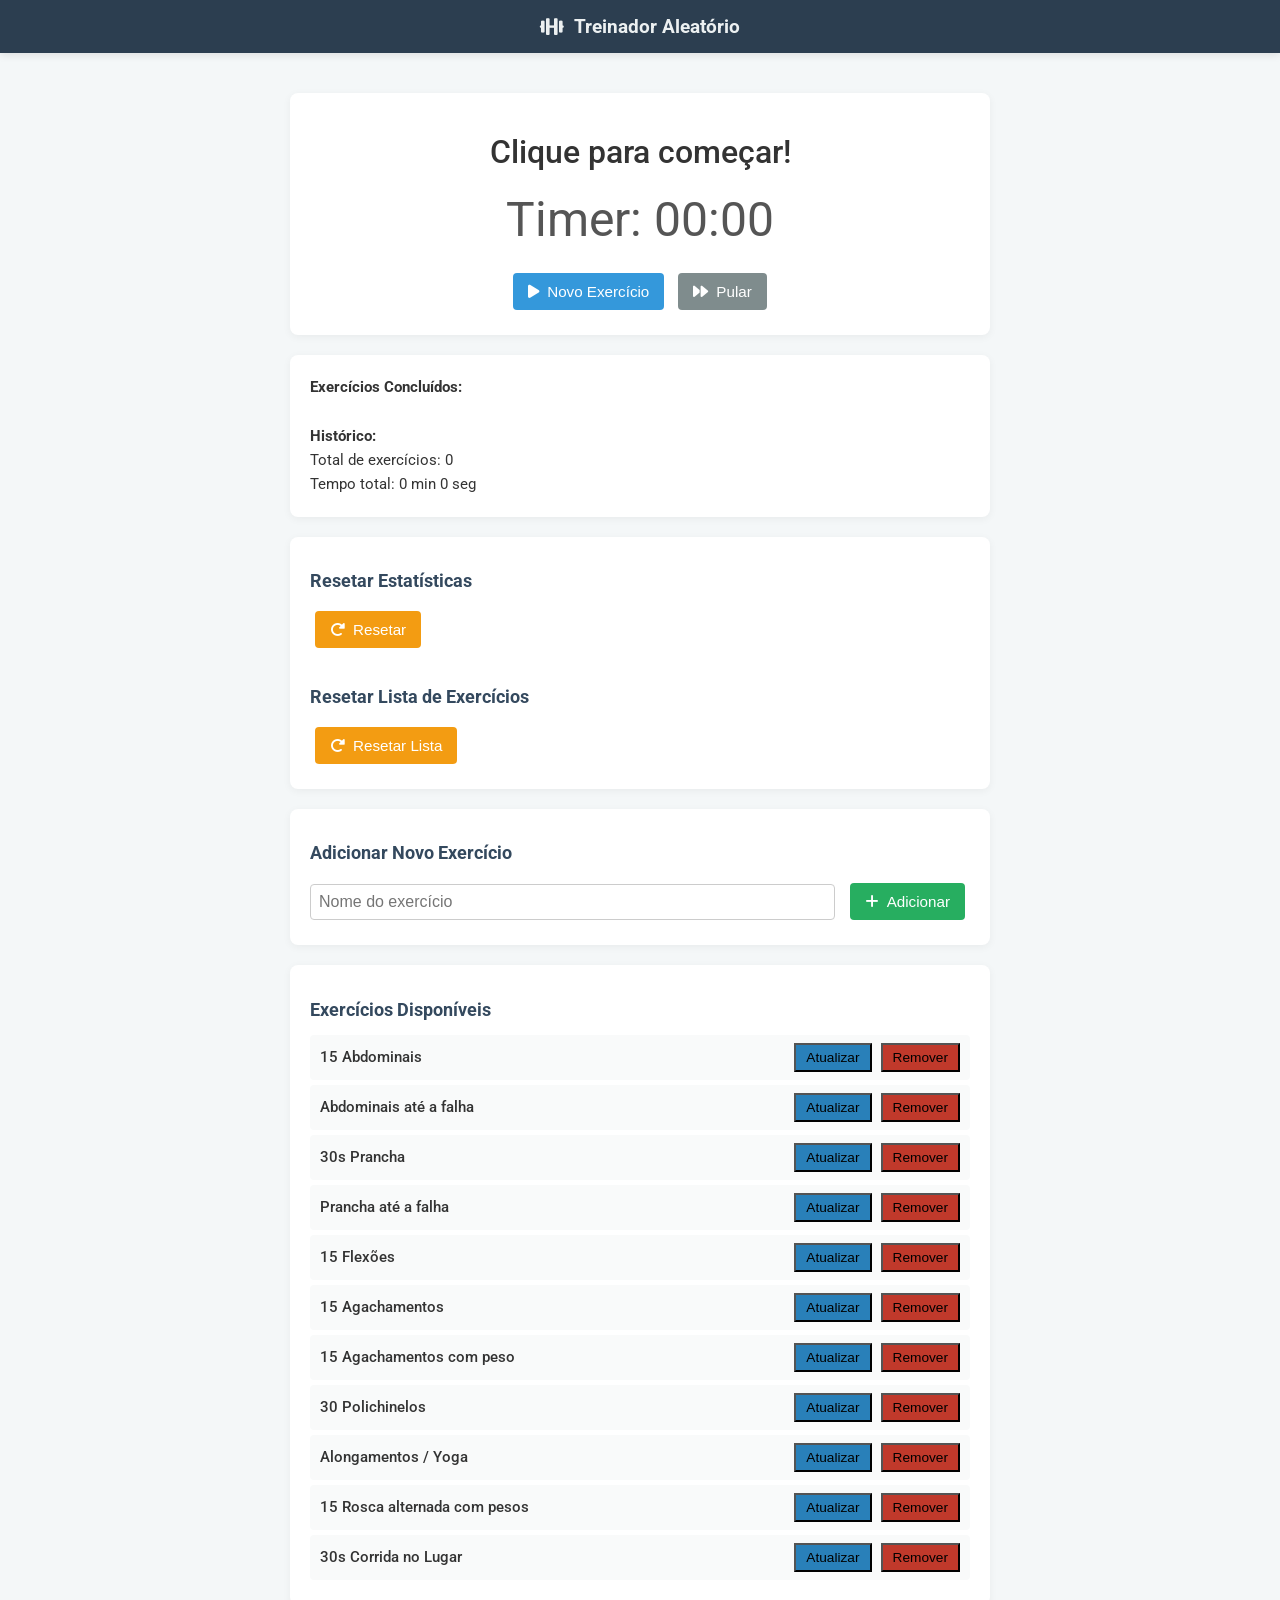
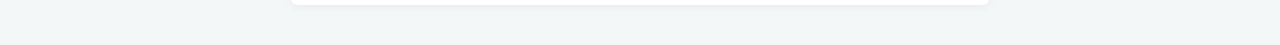
<file: index.html>
<!DOCTYPE html>
<html lang="en">
<head>
    <meta charset="UTF-8">
    <meta name="viewport" content="width=device-width, initial-scale=1.0">
    <title>Treinador Aleatório</title>
    <!-- Fonte do Google Fonts -->
    <link rel="preconnect" href="https://fonts.gstatic.com" crossorigin>
    <link href="https://fonts.googleapis.com/css2?family=Roboto:wght@400;500;700&display=swap" rel="stylesheet">
    <!-- Ícones do Font Awesome -->
    <link rel="stylesheet" href="https://cdnjs.cloudflare.com/ajax/libs/font-awesome/6.0.0-beta3/css/all.min.css" integrity="sha512-O8CbeHBQZWz0xy5Xa+Ru04Xckr7EB5p0EdN7HwMrmrS6dPC9/9xf6SCU9DLGQ1akG6Nr4g62o3sEtLxoLkCjKw==" crossorigin="anonymous" referrerpolicy="no-referrer" />
    <link rel="stylesheet" href="style.css">
</head>
<body>
    <header>
        <div class="logo">
            <i class="fas fa-dumbbell"></i>
            <span>Treinador Aleatório</span>
        </div>
    </header>

    <div class="container">
       
        <div class="card">
            <div id="exercise" class="exercise-title">Clique para começar!</div>
            <div id="timer">Timer: 00:00</div>
            <div class="button-group">
                <button onclick="startExercise()" class="btn primary"><i class="fas fa-play"></i> Novo Exercício</button>
                <button onclick="skipExercise()" class="btn secondary"><i class="fas fa-forward"></i> Pular</button>
            </div>
        </div>

        <div class="card">
            <div id="completed-list">Exercícios Concluídos:</div>
        </div>

        <div class="card" id="reset-section">
            <h2>Resetar Estatísticas</h2>
            <button onclick="resetStats()" class="btn reset"><i class="fas fa-redo-alt"></i> Resetar</button>
            <br><br>
            <h2>Resetar Lista de Exercícios</h2>
            <button onclick="resetExerciseList()" class="btn reset"><i class="fas fa-redo-alt"></i> Resetar Lista</button>
        </div>
        

        <div class="card" id="new-exercise-form">
            <h2>Adicionar Novo Exercício</h2>
            <div class="form-row">
                <input type="text" id="newExerciseInput" placeholder="Nome do exercício">
                <button onclick="addNewExercise()" class="btn add"><i class="fas fa-plus"></i> Adicionar</button>
            </div>
        </div>

        <div class="card" id="available-exercises">
            <h2>Exercícios Disponíveis</h2>
            <div id="exercise-list"></div>
        </div>


    </div>

    <script src="script.js"></script>
</body>
</html>
</file>
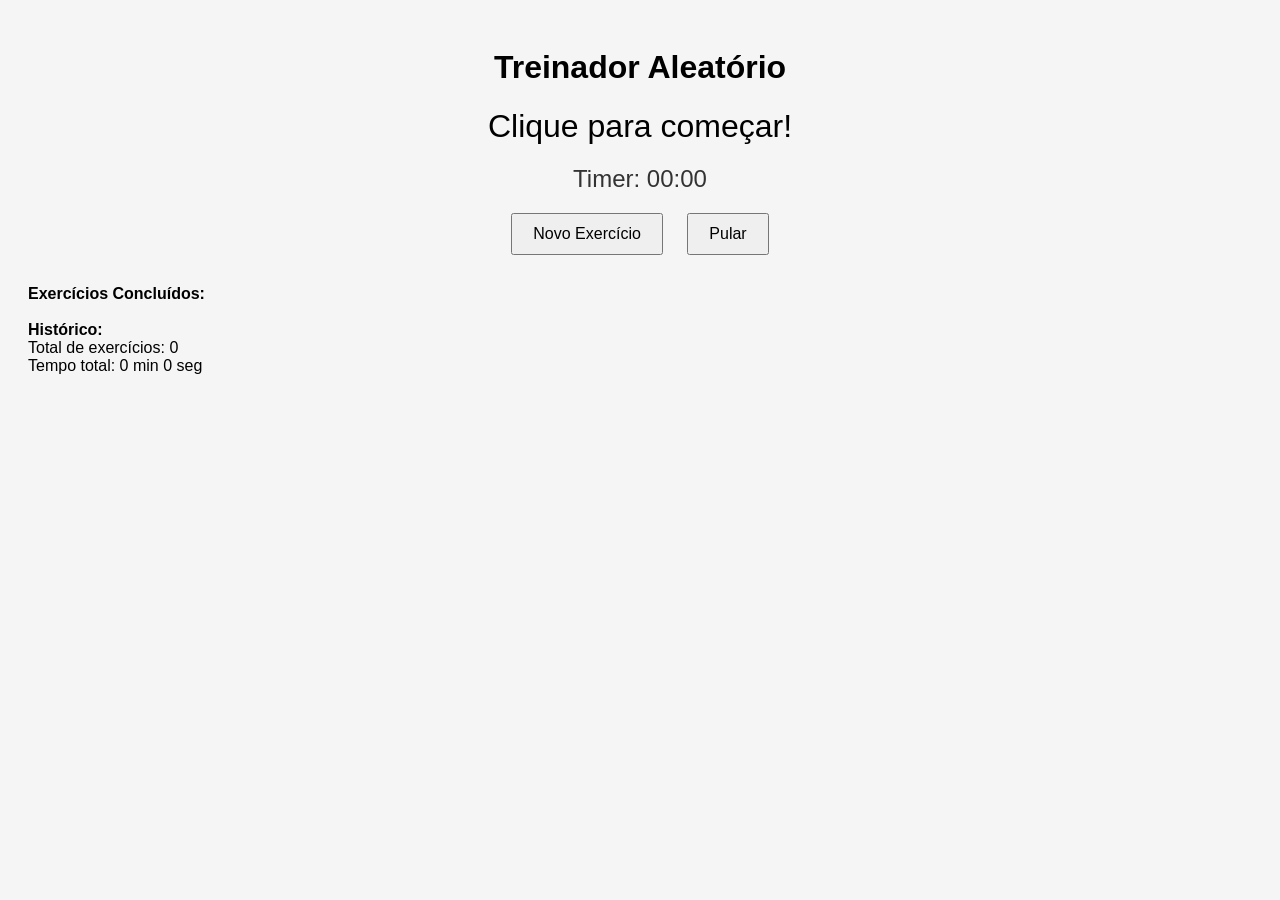
<file: treinador.html>
<!DOCTYPE html>
<html lang="en">
<head>
    <meta charset="UTF-8">
    <meta name="viewport" content="width=device-width, initial-scale=1.0">
    <title>Exercício Aleatório</title>
    <style>
        body {
            font-family: Arial, sans-serif;
            text-align: center;
            padding: 20px;
            background-color: #f5f5f5;
        }
        #exercise {
            font-size: 2em;
            margin: 20px;
        }
        button {
            padding: 10px 20px;
            font-size: 1em;
            margin: 10px;
        }
        #timer {
            font-size: 1.5em;
            margin: 10px;
            color: #333;
        }
        #completed-list {
            margin-top: 20px;
            font-size: 1em;
            text-align: left;
        }
    </style>
</head>
<body>
    <h1>Treinador Aleatório</h1>
    <div id="exercise">Clique para começar!</div>
    <div id="timer">Timer: 00:00</div>
    <button onclick="startExercise()">Novo Exercício</button>
    <button onclick="skipExercise()">Pular</button>
    <div id="completed-list">Exercícios Concluídos:</div>

    <script src="script.js"></script>
</body>
</html>
</file>
<file: style.css>
body {
    margin: 0;
    background: #f4f7f8;
    font-family: "Roboto", sans-serif;
    color: #333;
}

header {
    background: #2c3e50;
    padding: 15px 0;
    box-shadow: 0 2px 8px rgba(0,0,0,0.1);
    text-align: center;
}

header .logo {
    display: inline-flex;
    align-items: center;
    color: #ecf0f1;
    font-weight: 700;
    font-size: 1.2em;
}

header .logo i {
    margin-right: 10px;
}

.container {
    max-width: 700px;
    margin: 40px auto;
    padding: 0 20px;
}

h1 {
    text-align: center;
    font-weight: 700;
    color: #34495e;
    margin-bottom: 30px;
}

.card {
    background: #fff;
    border-radius: 8px;
    padding: 20px;
    margin-bottom: 20px;
    box-shadow: 0 2px 8px rgba(0,0,0,0.05);
}

.exercise-title {
    font-size: 2em;
    font-weight: 500;
    text-align: center;
    margin: 20px 0;
}

#timer {
    font-size: 3em;
    margin-bottom: 20px;
    text-align: center;
    color: #555;
}

.button-group {
    text-align: center;
}

.btn {
    display: inline-flex;
    align-items: center;
    justify-content: center;
    font-weight: 500;
    border: none;
    border-radius: 4px;
    padding: 10px 15px;
    margin: 5px;
    cursor: pointer;
    transition: background 0.3s ease, box-shadow 0.3s ease;
    color: #fff;
    font-size: 0.95em;
}

.btn i {
    margin-right: 8px;
}

.btn.primary {
    background: #3498db;
}

.btn.primary:hover {
    background: #2980b9;
    box-shadow: 0 4px 12px rgba(0,0,0,0.1);
}

.btn.secondary {
    background: #7f8c8d;
}

.btn.secondary:hover {
    background: #5f6f70;
    box-shadow: 0 4px 12px rgba(0,0,0,0.1);
}

.btn.add {
    background: #27ae60;
}

.btn.add:hover {
    background: #1e874b;
    box-shadow: 0 4px 12px rgba(0,0,0,0.1);
}

.btn.reset {
    background: #f39c12;
}

.btn.reset:hover {
    background: #d68910;
    box-shadow: 0 4px 12px rgba(0,0,0,0.1);
}

.form-row {
    display: flex;
    align-items: center;
    gap: 10px;
}

.form-row input {
    flex: 1;
    padding: 8px;
    border: 1px solid #ccc;
    border-radius: 4px;
    font-size: 1em;
}

#completed-list,
#exercise-list {
    font-size: 0.95em;
    line-height: 1.6;
}

#available-exercises h2,
#new-exercise-form h2,
#reset-section h2 {
    font-weight: 700;
    margin-bottom: 15px;
    font-size: 1.1em;
    color: #34495e;
}

.exercise-item {
    display: flex;
    justify-content: space-between;
    align-items: center;
    background: #f9fafa;
    padding: 8px 10px;
    border-radius: 4px;
    margin-bottom: 5px;
}

.exercise-item span {
    font-size: 1em;
    font-weight: 500;
}

.exercise-item button {
    background: #c0392b;
    font-size: 0.9em;
    padding: 5px 10px;
    margin-left: 5px;
}

.exercise-item button:hover {
    background: #a93226;
    box-shadow: none;
    transition: none;
}

.exercise-item button:first-child {
    background: #2980b9;
}

.exercise-item button:first-child:hover {
    background: #2471a3;
}

@media (max-width: 600px) {
    .container {
        margin: 20px auto;
        padding: 10px;
    }

    .exercise-title {
        font-size: 1.6em;
    }

    .form-row {
        flex-direction: column;
        align-items: stretch;
    }

    .form-row input {
        margin-bottom: 10px;
    }

    .exercise-item {
        flex-direction: column;
        align-items: flex-start;
    }

    .exercise-item button {
        margin-top: 5px;
        width: 100%;
    }

    .button-group button {
        width: 100%;
        margin: 10px 0;
    }
}
</file>
